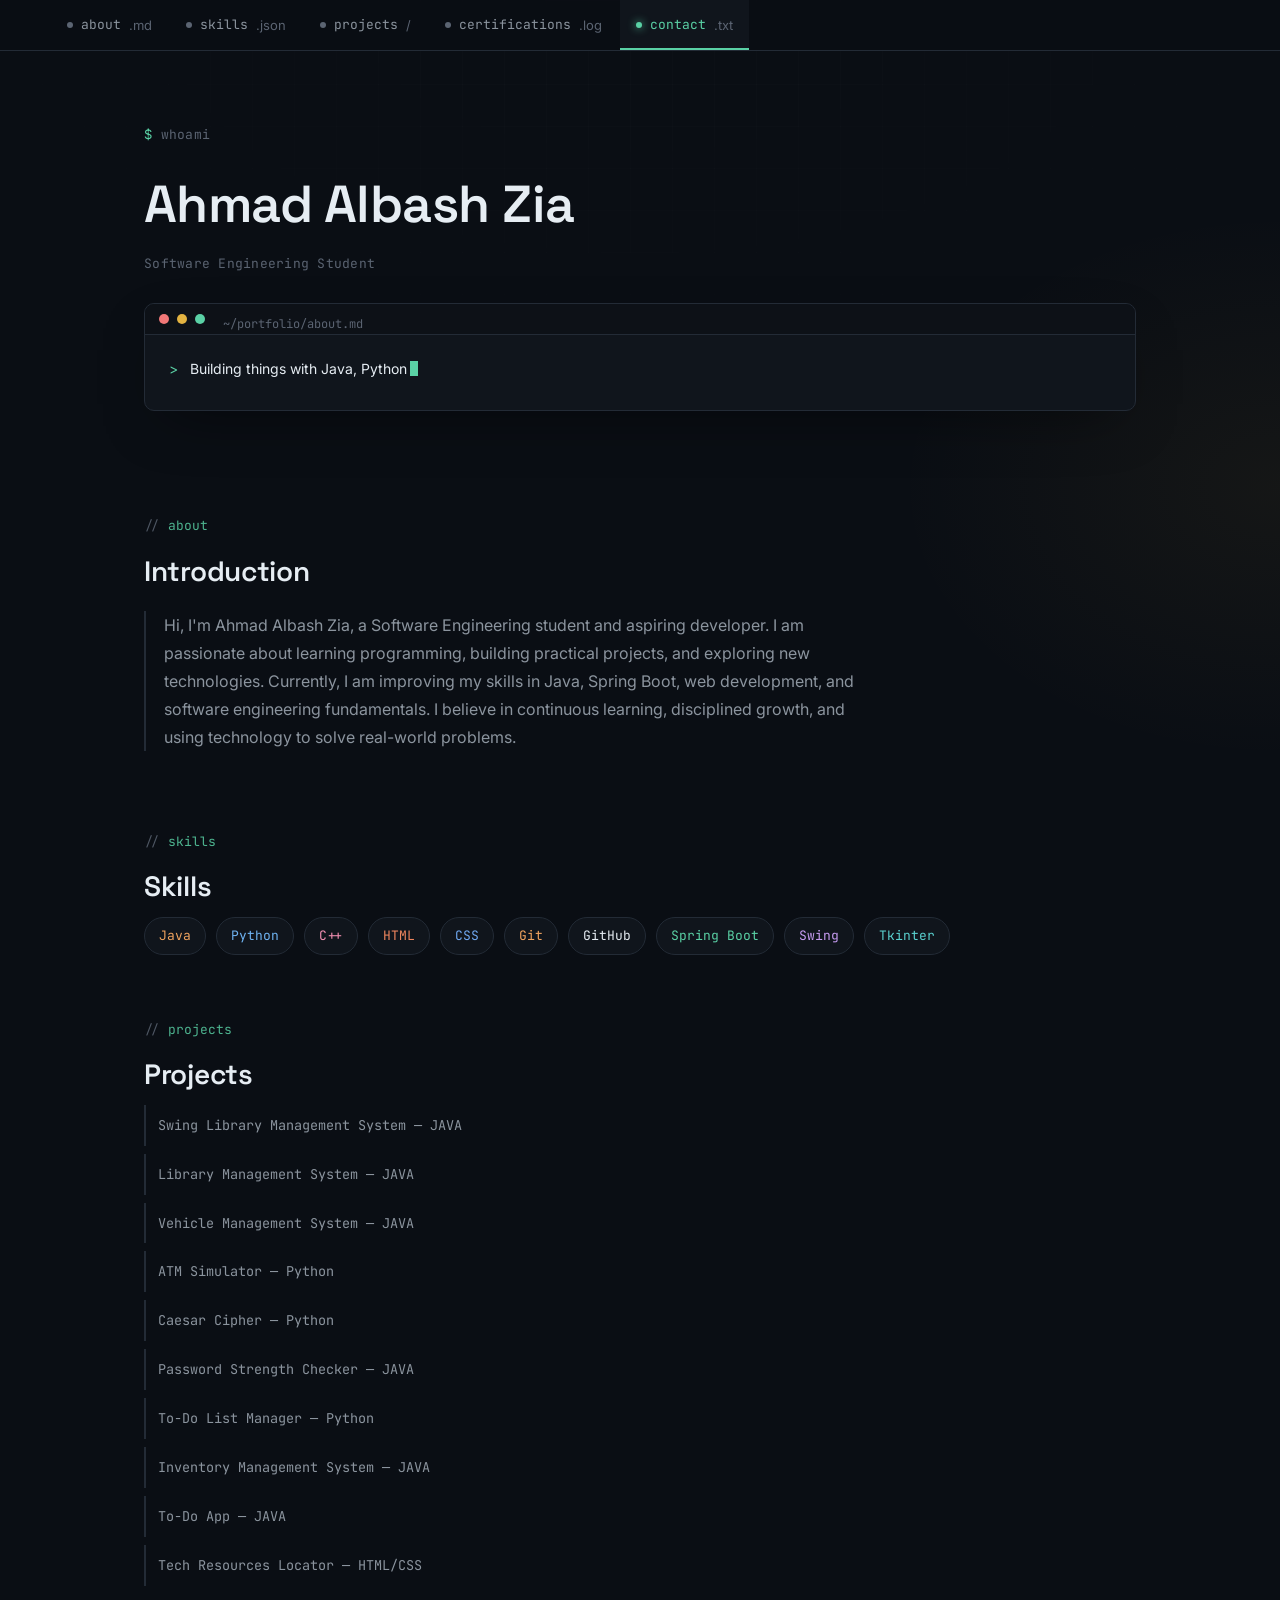
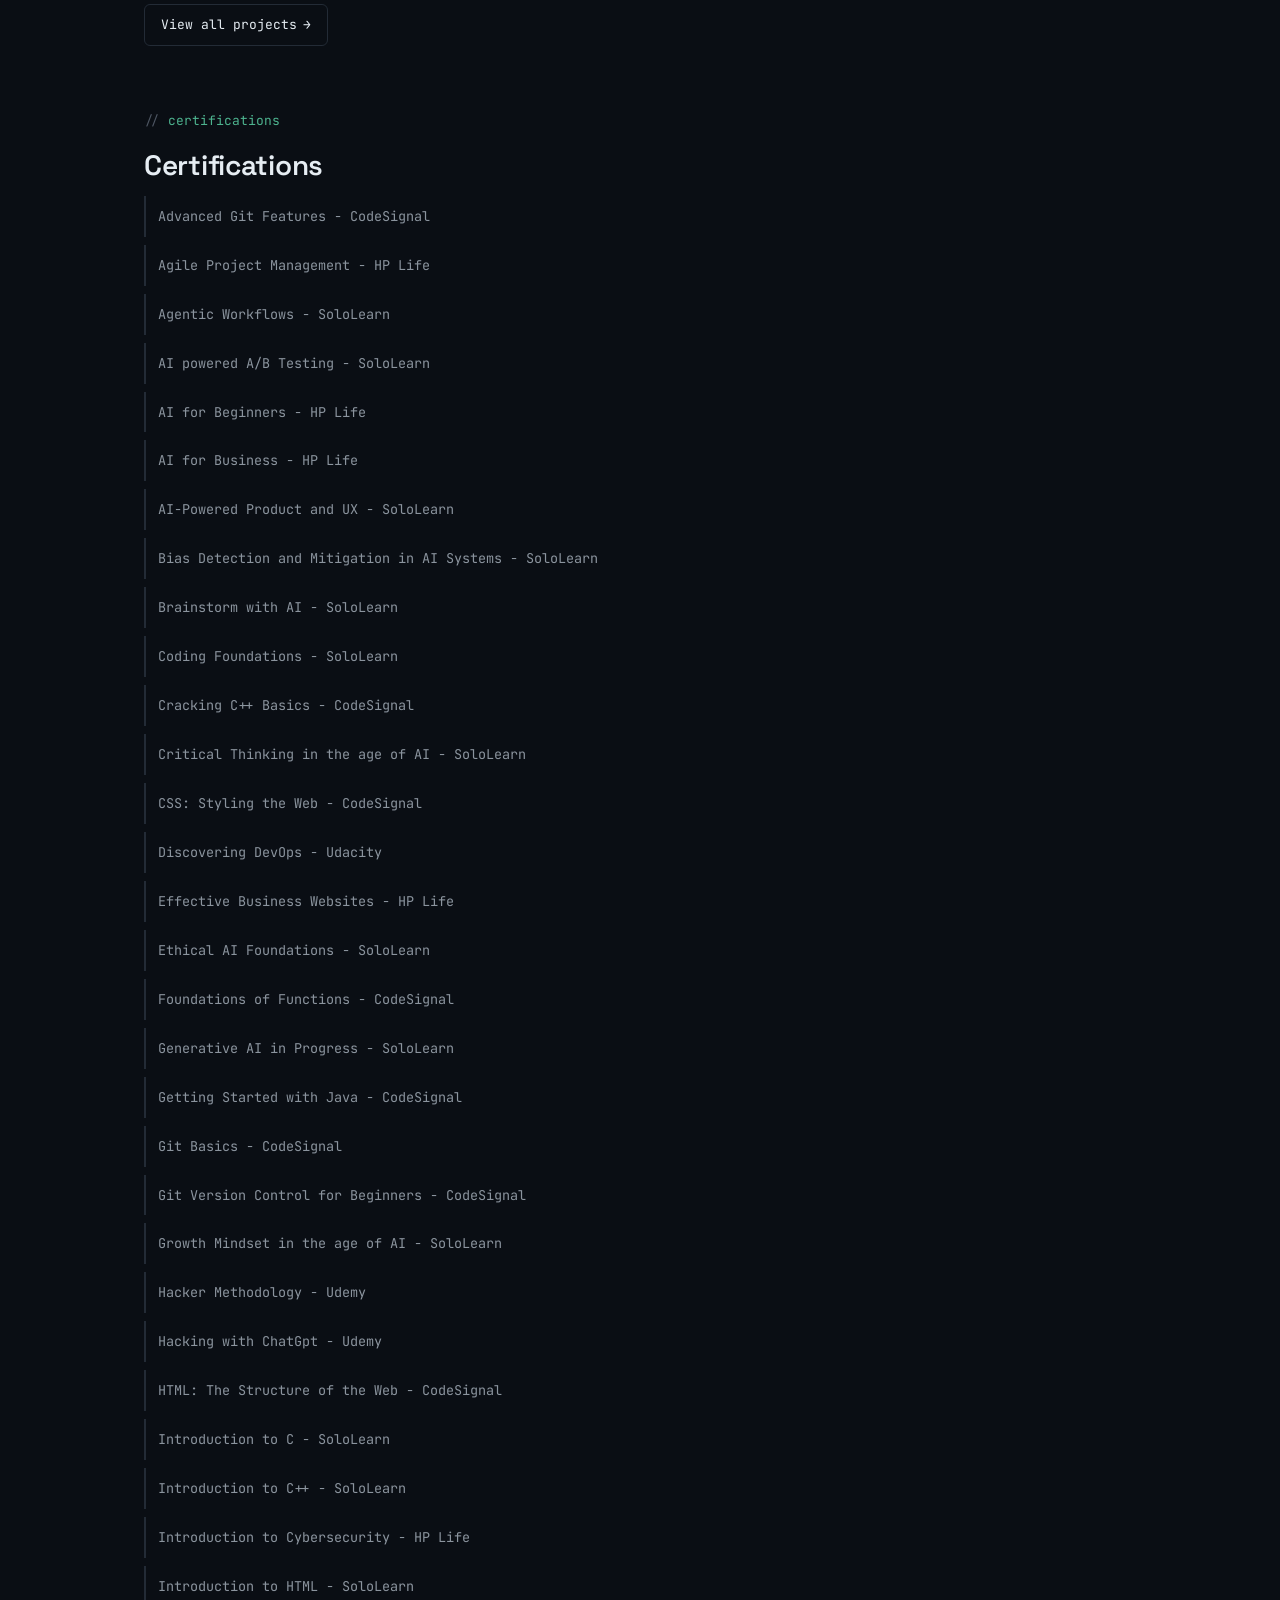
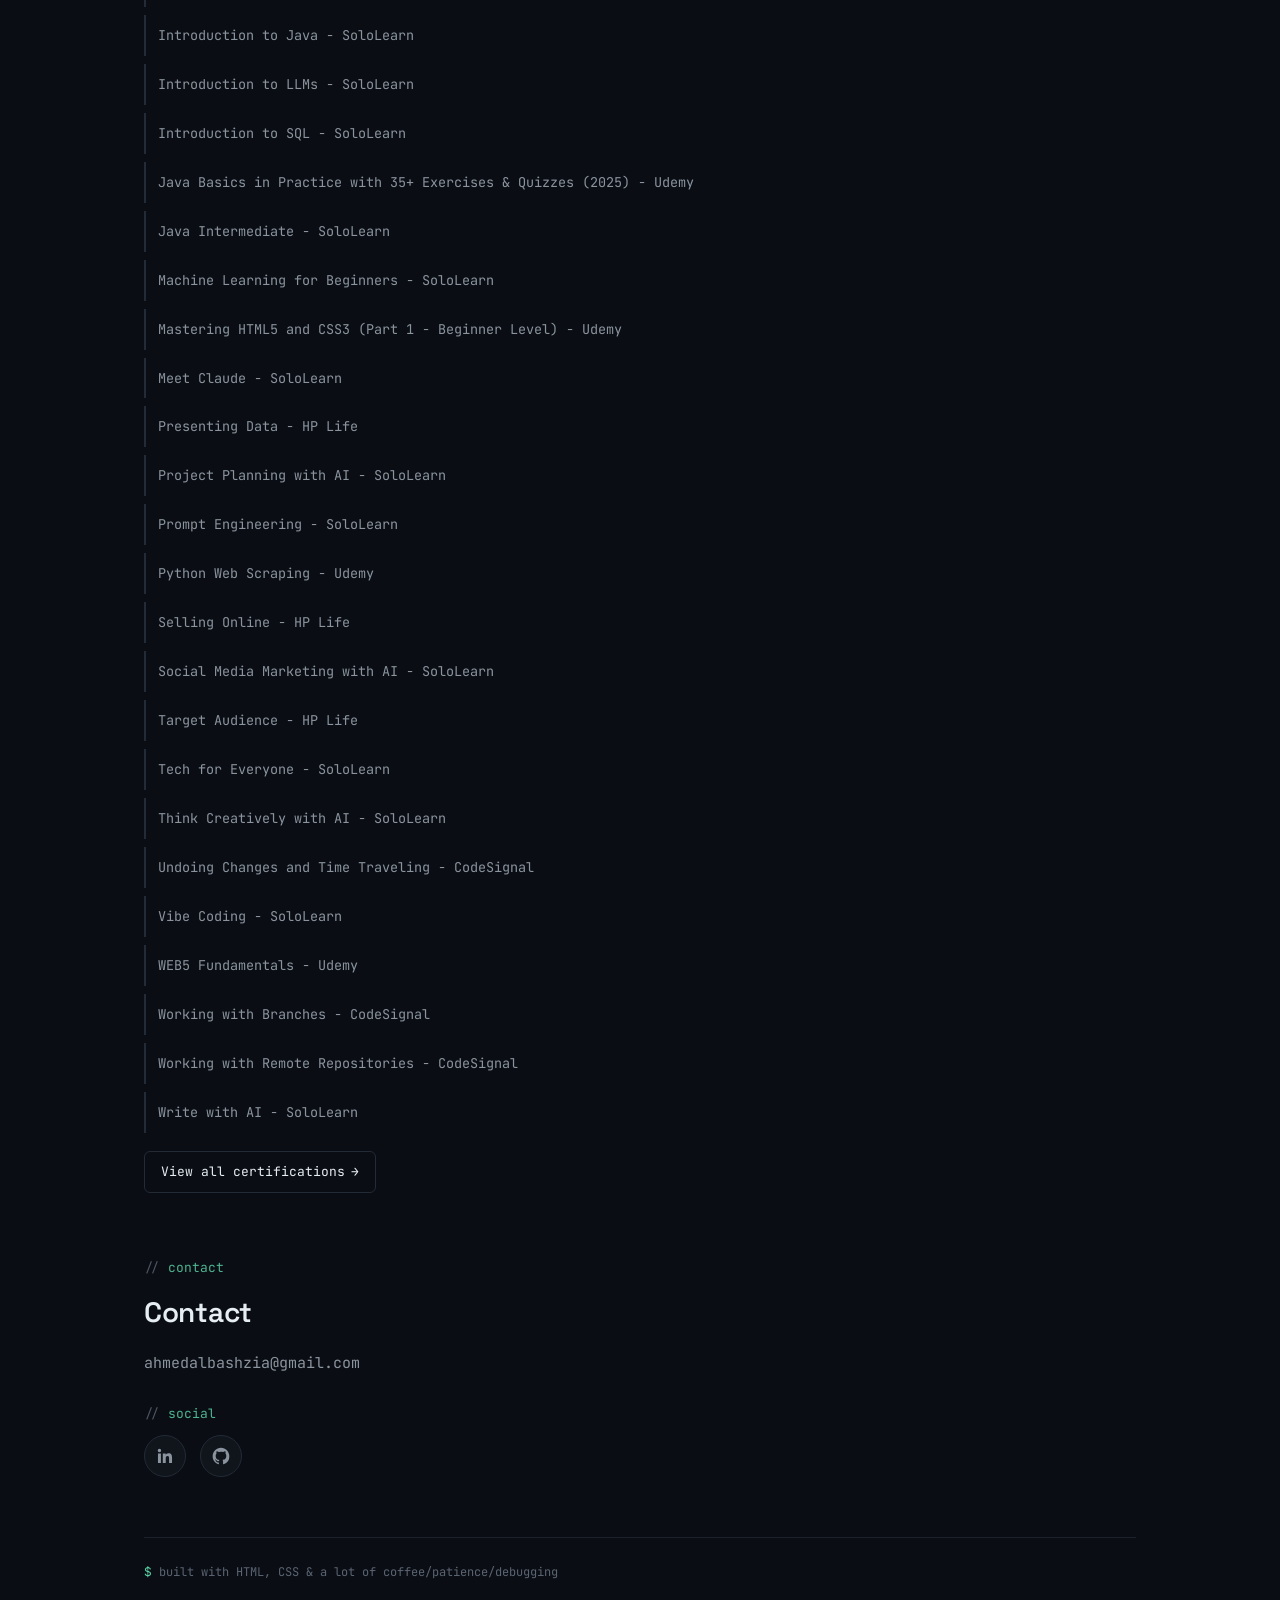
<file: index.html>
<!doctype html>
<html lang="en">
  <head>
    <meta charset="UTF-8" />
    <meta name="viewport" content="width=device-width, initial-scale=1.0" />
    <meta
      name="description"
      content="Ahmad Albash Zia — Software Engineering student. Java, Python, Spring Boot, and cybersecurity projects."
    />
    <link rel="preconnect" href="https://fonts.googleapis.com" />
    <link rel="preconnect" href="https://fonts.gstatic.com" crossorigin />
    <link
      href="https://fonts.googleapis.com/css2?family=Space+Grotesk:wght@500;600;700&family=Inter:wght@400;500;600&family=JetBrains+Mono:wght@400;500&display=swap"
      rel="stylesheet"
    />
    <link rel="stylesheet" href="style.css" />
    <title>Ahmad Albash Zia — Portfolio</title>
  </head>
  <body>
    <nav class="navbar">
      <div class="nav-links">
        <a class="tab active" href="#Introduction"
          ><span class="dot"></span>about<span class="ext">.md</span></a
        >
        <a class="tab" href="#Skills"
          ><span class="dot"></span>skills<span class="ext">.json</span></a
        >
        <a class="tab" href="#Projects"
          ><span class="dot"></span>projects<span class="ext">/</span></a
        >
        <a class="tab" href="#Certifications"
          ><span class="dot"></span>certifications<span class="ext"
            >.log</span
          ></a
        >
        <a class="tab" href="#Contact"
          ><span class="dot"></span>contact<span class="ext">.txt</span></a
        >
      </div>
    </nav>

    <div class="page-shell">
      <div class="hero">
        <p class="eyebrow"><span class="prompt-sign">$</span> whoami</p>
        <h1>Ahmad Albash Zia</h1>
        <p class="eyebrow" style="margin-top: -4px">
          Software Engineering Student
        </p>

        <div class="terminal">
          <div class="terminal-bar">
            <span class="r"></span><span class="y"></span
            ><span class="g"></span>
            <span class="path">~/portfolio/about.md</span>
          </div>
          <div class="terminal-body">
            <div class="line">
              <span class="prompt-sign">&gt;</span>
              <span
                id="typed-name"
                data-text="Building things with Java, Python, and a lot of debugging."
                >Building things with Java, Python, and a lot of
                debugging.</span
              ><span class="cursor" aria-hidden="true"></span>
            </div>
          </div>
        </div>
      </div>

      <section id="Introduction">
        <p class="section-comment">about</p>
        <h2>Introduction</h2>

        <article class="intro-box">
          <p>
            Hi, I'm Ahmad Albash Zia, a Software Engineering student and
            aspiring developer. I am passionate about learning programming,
            building practical projects, and exploring new technologies.
            Currently, I am improving my skills in Java, Spring Boot, web
            development, and software engineering fundamentals. I believe in
            continuous learning, disciplined growth, and using technology to
            solve real-world problems.
          </p>
        </article>
      </section>

      <section id="Skills">
        <p class="section-comment">skills</p>
        <h2>Skills</h2>
        <ul class="skills-list">
          <li class="lang-java">Java</li>
          <li class="lang-python">Python</li>
          <li class="lang-cpp">C++</li>
          <li class="lang-html">HTML</li>
          <li class="lang-css">CSS</li>
          <li class="lang-git">Git</li>
          <li class="lang-github">GitHub</li>
          <li class="lang-spring">Spring Boot</li>
          <li class="lang-swing">Swing</li>
          <li class="lang-tkinter">Tkinter</li>
        </ul>
      </section>

      <section id="Projects">
        <p class="section-comment">projects</p>
        <h2>Projects</h2>
        <ul>
          <li>Swing Library Management System — JAVA</li>
          <li>Library Management System — JAVA</li>
          <li>Vehicle Management System — JAVA</li>
          <li>ATM Simulator — Python</li>
          <li>Caesar Cipher — Python</li>
          <li>Password Strength Checker — JAVA</li>
          <li>To-Do List Manager — Python</li>
          <li>Inventory Management System — JAVA</li>
          <li>To-Do App — JAVA</li>
          <li>Tech Resources Locator — HTML/CSS</li>
        </ul>
        <a class="view-link" href="./projects.html" target="_blank"
          >View all projects</a
        >
      </section>

      <div id="Certifications">
        <p class="section-comment">certifications</p>
        <h2>Certifications</h2>
        <ul>
          <li>Advanced Git Features - CodeSignal</li>
          <li>Agile Project Management - HP Life</li>
          <li>Agentic Workflows - SoloLearn</li>
          <li>AI powered A/B Testing - SoloLearn</li>
          <li>AI for Beginners - HP Life</li>
          <li>AI for Business - HP Life</li>
          <li>AI-Powered Product and UX - SoloLearn</li>
          <li>Bias Detection and Mitigation in AI Systems - SoloLearn</li>
          <li>Brainstorm with AI - SoloLearn</li>
          <li>Coding Foundations - SoloLearn</li>
          <li>Cracking C++ Basics - CodeSignal</li>
          <li>Critical Thinking in the age of AI - SoloLearn</li>
          <li>CSS: Styling the Web - CodeSignal</li>
          <li>Discovering DevOps - Udacity</li>
          <li>Effective Business Websites - HP Life</li>
          <li>Ethical AI Foundations - SoloLearn</li>
          <li>Foundations of Functions - CodeSignal</li>
          <li>Generative AI in Progress - SoloLearn</li>
          <li>Getting Started with Java - CodeSignal</li>
          <li>Git Basics - CodeSignal</li>
          <li>Git Version Control for Beginners - CodeSignal</li>
          <li>Growth Mindset in the age of AI - SoloLearn</li>
          <li>Hacker Methodology - Udemy</li>
          <li>Hacking with ChatGpt - Udemy</li>
          <li>HTML: The Structure of the Web - CodeSignal</li>
          <li>Introduction to C - SoloLearn</li>
          <li>Introduction to C++ - SoloLearn</li>
          <li>Introduction to Cybersecurity - HP Life</li>
          <li>Introduction to HTML - SoloLearn</li>
          <li>Introduction to Java - SoloLearn</li>
          <li>Introduction to LLMs - SoloLearn</li>
          <li>Introduction to SQL - SoloLearn</li>
          <li>
            Java Basics in Practice with 35+ Exercises &amp; Quizzes (2025) -
            Udemy
          </li>
          <li>Java Intermediate - SoloLearn</li>
          <li>Machine Learning for Beginners - SoloLearn</li>
          <li>Mastering HTML5 and CSS3 (Part 1 - Beginner Level) - Udemy</li>
          <li>Meet Claude - SoloLearn</li>
          <li>Presenting Data - HP Life</li>
          <li>Project Planning with AI - SoloLearn</li>
          <li>Prompt Engineering - SoloLearn</li>
          <li>Python Web Scraping - Udemy</li>
          <li>Selling Online - HP Life</li>
          <li>Social Media Marketing with AI - SoloLearn</li>
          <li>Target Audience - HP Life</li>
          <li>Tech for Everyone - SoloLearn</li>
          <li>Think Creatively with AI - SoloLearn</li>
          <li>Undoing Changes and Time Traveling - CodeSignal</li>
          <li>Vibe Coding - SoloLearn</li>
          <li>WEB5 Fundamentals - Udemy</li>
          <li>Working with Branches - CodeSignal</li>
          <li>Working with Remote Repositories - CodeSignal</li>
          <li>Write with AI - SoloLearn</li>
        </ul>
        <a class="view-link" href="./certifications.html" target="_blank"
          >View all certifications</a
        >
      </div>

      <section id="Contact">
        <p class="section-comment">contact</p>
        <h2>Contact</h2>
        <p class="contact">ahmedalbashzia@gmail.com</p>

        <p class="section-comment" style="margin-top: 26px">social</p>
        <div class="social-row">
          <a
            class="social-link"
            href="https://www.linkedin.com/in/albashzia/"
            target="_blank"
            rel="noopener"
            aria-label="LinkedIn"
          >
            <svg viewBox="0 0 24 24" fill="currentColor" aria-hidden="true">
              <path
                d="M20.45 20.45h-3.55v-5.57c0-1.33-.02-3.03-1.85-3.03-1.86 0-2.15 1.45-2.15 2.94v5.66H9.35V9h3.41v1.56h.05c.47-.9 1.63-1.85 3.36-1.85 3.6 0 4.27 2.37 4.27 5.45v6.29zM5.34 7.43a2.06 2.06 0 1 1 0-4.12 2.06 2.06 0 0 1 0 4.12zM7.11 20.45H3.56V9h3.55v11.45z"
              />
            </svg>
          </a>
          <a
            class="social-link"
            href="https://github.com/albashzia"
            target="_blank"
            rel="noopener"
            aria-label="GitHub"
          >
            <svg viewBox="0 0 24 24" fill="currentColor" aria-hidden="true">
              <path
                d="M12 2C6.48 2 2 6.58 2 12.2c0 4.5 2.87 8.32 6.84 9.67.5.1.68-.22.68-.49 0-.24-.01-.87-.01-1.71-2.78.62-3.37-1.37-3.37-1.37-.45-1.18-1.11-1.5-1.11-1.5-.91-.64.07-.62.07-.62 1 .07 1.53 1.05 1.53 1.05.89 1.57 2.34 1.11 2.91.85.09-.67.35-1.11.63-1.37-2.22-.26-4.56-1.14-4.56-5.06 0-1.12.39-2.03 1.03-2.75-.1-.26-.45-1.31.1-2.72 0 0 .84-.28 2.75 1.05a9.3 9.3 0 0 1 2.5-.35c.85 0 1.71.12 2.5.35 1.91-1.33 2.75-1.05 2.75-1.05.55 1.41.2 2.46.1 2.72.64.72 1.03 1.63 1.03 2.75 0 3.93-2.34 4.79-4.57 5.05.36.32.68.94.68 1.9 0 1.37-.01 2.47-.01 2.81 0 .27.18.6.69.49A10.02 10.02 0 0 0 22 12.2C22 6.58 17.52 2 12 2z"
              />
            </svg>
          </a>
        </div>
      </section>

      <footer class="site-footer">
        <span class="prompt-sign" style="color: var(--accent)">$</span> built
        with HTML, CSS &amp; a lot of coffee/patience/debugging
      </footer>
    </div>

    <script src="script.js"></script>
  </body>
</html>
</file>
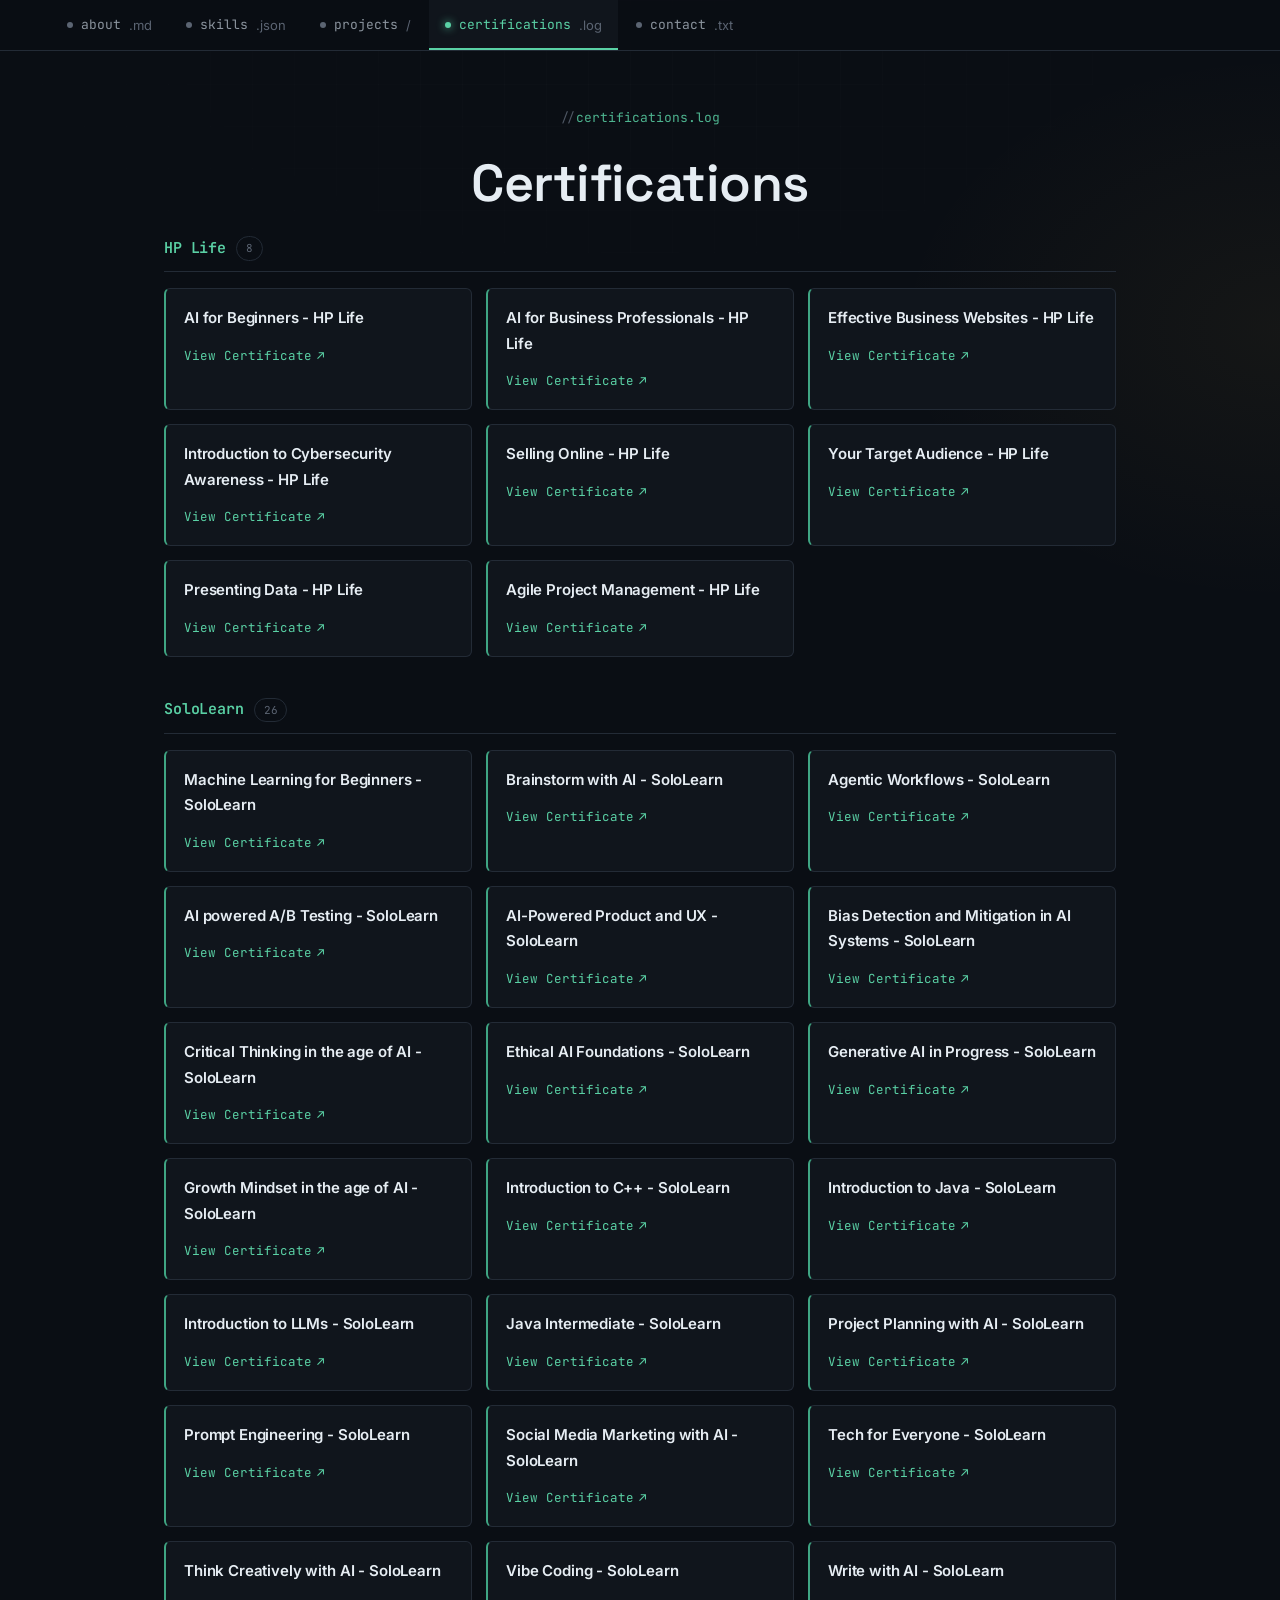
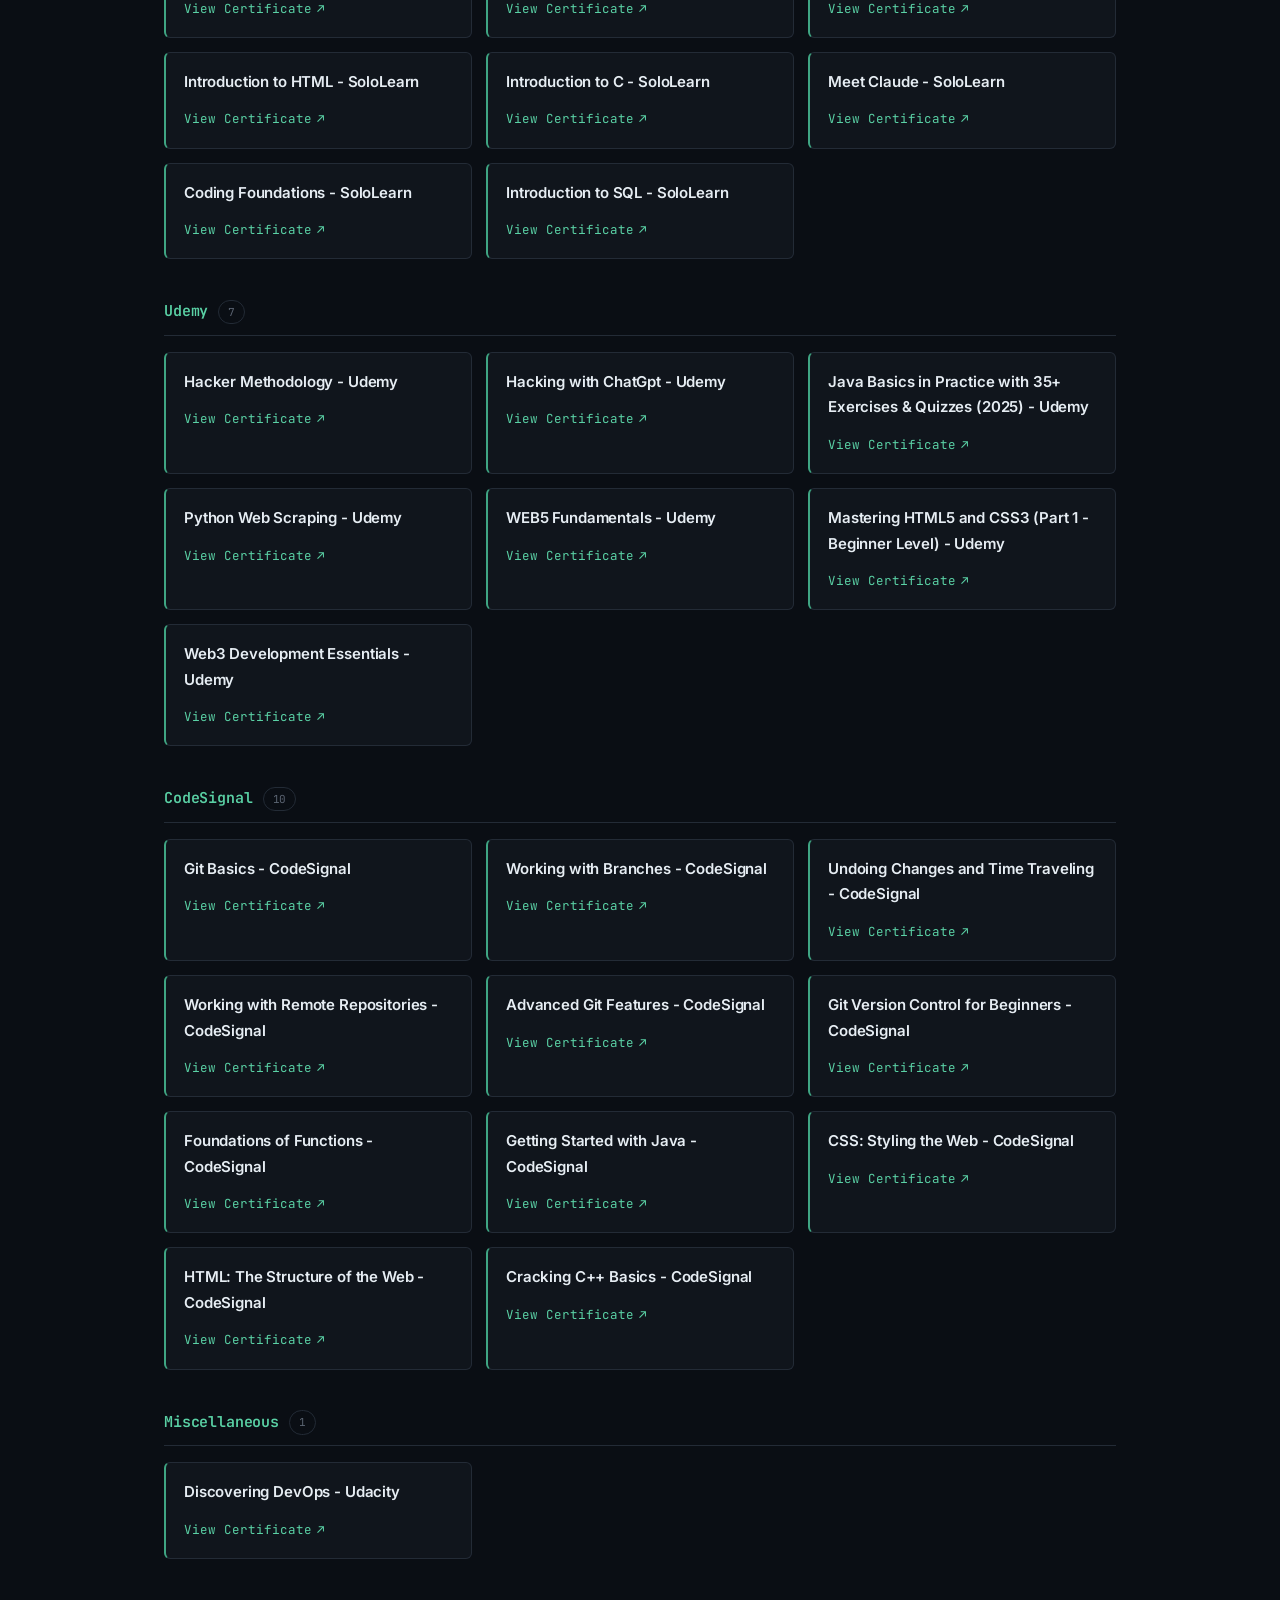
<file: certifications.html>
<!doctype html>
<html lang="en">
  <head>
    <meta charset="UTF-8" />
    <meta name="viewport" content="width=device-width, initial-scale=1.0" />
    <title>Certifications — Ahmad Albash Zia</title>
    <link rel="preconnect" href="https://fonts.googleapis.com" />
    <link rel="preconnect" href="https://fonts.gstatic.com" crossorigin />
    <link
      href="https://fonts.googleapis.com/css2?family=Space+Grotesk:wght@500;600;700&family=Inter:wght@400;500;600&family=JetBrains+Mono:wght@400;500&display=swap"
      rel="stylesheet"
    />
    <link rel="stylesheet" href="style.css" />
  </head>
  <body>
    <nav class="navbar">
      <div class="nav-links">
        <a class="tab" href="./index.html#Introduction"
          ><span class="dot"></span>about<span class="ext">.md</span></a
        >
        <a class="tab" href="./index.html#Skills"
          ><span class="dot"></span>skills<span class="ext">.json</span></a
        >
        <a class="tab" href="./index.html#Projects"
          ><span class="dot"></span>projects<span class="ext">/</span></a
        >
        <a class="tab active" href="./certifications.html"
          ><span class="dot"></span>certifications<span class="ext"
            >.log</span
          ></a
        >
        <a class="tab" href="./index.html#Contact"
          ><span class="dot"></span>contact<span class="ext">.txt</span></a
        >
      </div>
    </nav>

    <header>
      <p class="section-comment" style="justify-content: center; display: flex">
        certifications.log
      </p>
      <h1>Certifications</h1>
    </header>
    <main>
      <div class="issuer-group">
        <h2 class="issuer-name">HP Life <span class="count">8</span></h2>
        <div class="cert-grid">
          <div class="cert-card">
            <h2 class="cert-h2">AI for Beginners - HP Life</h2>
            <a
              href="https://www.life-global.org/certificate/41f4f62a-e7fe-44b0-a521-57588544c8f8"
              target="_blank"
              >View Certificate</a
            >
          </div>

          <div class="cert-card">
            <h2 class="cert-h2">AI for Business Professionals - HP Life</h2>
            <a
              href="https://www.life-global.org/certificate/1ef7b1c4-3ec1-46b8-892e-6b7d2354083e"
              target="_blank"
              >View Certificate</a
            >
          </div>

          <div class="cert-card">
            <h2 class="cert-h2">Effective Business Websites - HP Life</h2>
            <a
              href="https://www.life-global.org/certificate/fbd378d3-0270-4881-887a-692f426d498f"
              target="_blank"
              >View Certificate</a
            >
          </div>

          <div class="cert-card">
            <h2 class="cert-h2">
              Introduction to Cybersecurity Awareness - HP Life
            </h2>
            <a
              href="https://www.life-global.org/certificate/02664393-40a0-4029-86be-61c09d1d9b09"
              target="_blank"
              >View Certificate</a
            >
          </div>

          <div class="cert-card">
            <h2 class="cert-h2">Selling Online - HP Life</h2>
            <a
              href="https://www.life-global.org/certificate/b8f3567b-6fda-4a4f-a166-8b7f72ed0008"
              target="_blank"
              >View Certificate</a
            >
          </div>

          <div class="cert-card">
            <h2 class="cert-h2">Your Target Audience - HP Life</h2>
            <a
              href="https://www.life-global.org/certificate/7d866c68-f77e-4d21-af58-1f5ccb787897"
              target="_blank"
              >View Certificate</a
            >
          </div>

          <div class="cert-card">
            <h2 class="cert-h2">Presenting Data - HP Life</h2>
            <a
              href="https://www.life-global.org/certificate/591a79cc-0b3f-49ba-9373-750c67ef1134"
              target="_blank"
              >View Certificate</a
            >
          </div>

          <div class="cert-card">
            <h2 class="cert-h2">Agile Project Management - HP Life</h2>
            <a
              href="https://www.life-global.org/certificate/7ed08704-b102-4019-a067-90a4513e0f33"
              target="_blank"
              >View Certificate</a
            >
          </div>
        </div>
      </div>

      <div class="issuer-group">
        <h2 class="issuer-name">SoloLearn <span class="count">26</span></h2>
        <div class="cert-grid">
          <div class="cert-card">
            <h2 class="cert-h2">Machine Learning for Beginners - SoloLearn</h2>
            <a
              href="https://www.sololearn.com/certificates/CC-AMNHDHMT"
              target="_blank"
              >View Certificate</a
            >
          </div>

          <div class="cert-card">
            <h2 class="cert-h2">Brainstorm with AI - SoloLearn</h2>
            <a
              href="https://www.sololearn.com/certificates/CC-PLIGG1EA"
              target="_blank"
              >View Certificate</a
            >
          </div>

          <div class="cert-card">
            <h2 class="cert-h2">Agentic Workflows - SoloLearn</h2>
            <a
              href="https://www.sololearn.com/certificates/CC-DTAYGO9R"
              target="_blank"
              >View Certificate</a
            >
          </div>

          <div class="cert-card">
            <h2 class="cert-h2">AI powered A/B Testing - SoloLearn</h2>
            <a
              href="https://www.sololearn.com/certificates/CC-SEPK7ECH"
              target="_blank"
              >View Certificate</a
            >
          </div>

          <div class="cert-card">
            <h2 class="cert-h2">AI-Powered Product and UX - SoloLearn</h2>
            <a
              href="https://www.sololearn.com/certificates/CC-TLQQFYBA"
              target="_blank"
              >View Certificate</a
            >
          </div>

          <div class="cert-card">
            <h2 class="cert-h2">
              Bias Detection and Mitigation in AI Systems - SoloLearn
            </h2>
            <a
              href="https://www.sololearn.com/certificates/CC-4LPDYMAB"
              target="_blank"
              >View Certificate</a
            >
          </div>

          <div class="cert-card">
            <h2 class="cert-h2">
              Critical Thinking in the age of AI - SoloLearn
            </h2>
            <a
              href="https://www.sololearn.com/certificates/CC-JHFIIAVK"
              target="_blank"
              >View Certificate</a
            >
          </div>

          <div class="cert-card">
            <h2 class="cert-h2">Ethical AI Foundations - SoloLearn</h2>
            <a
              href="https://www.sololearn.com/certificates/CC-DMKH3DBT"
              target="_blank"
              >View Certificate</a
            >
          </div>

          <div class="cert-card">
            <h2 class="cert-h2">Generative AI in Progress - SoloLearn</h2>
            <a
              href="https://www.sololearn.com/certificates/CC-GPG73WEL"
              target="_blank"
              >View Certificate</a
            >
          </div>

          <div class="cert-card">
            <h2 class="cert-h2">Growth Mindset in the age of AI - SoloLearn</h2>
            <a
              href="https://www.sololearn.com/certificates/CC-PH25BYEA"
              target="_blank"
              >View Certificate</a
            >
          </div>

          <div class="cert-card">
            <h2 class="cert-h2">Introduction to C++ - SoloLearn</h2>
            <a
              href="https://www.sololearn.com/certificates/CC-8TV8YMZH"
              target="_blank"
              >View Certificate</a
            >
          </div>

          <div class="cert-card">
            <h2 class="cert-h2">Introduction to Java - SoloLearn</h2>
            <a
              href="https://www.sololearn.com/certificates/CC-CNMYTALL"
              target="_blank"
              >View Certificate</a
            >
          </div>

          <div class="cert-card">
            <h2 class="cert-h2">Introduction to LLMs - SoloLearn</h2>
            <a
              href="https://www.sololearn.com/certificates/CC-4VEBK7KH"
              target="_blank"
              >View Certificate</a
            >
          </div>

          <div class="cert-card">
            <h2 class="cert-h2">Java Intermediate - SoloLearn</h2>
            <a
              href="https://www.sololearn.com/certificates/CC-KGEHUWQW"
              target="_blank"
              >View Certificate</a
            >
          </div>

          <div class="cert-card">
            <h2 class="cert-h2">Project Planning with AI - SoloLearn</h2>
            <a
              href="https://www.sololearn.com/certificates/CC-HE79Y2UQ"
              target="_blank"
              >View Certificate</a
            >
          </div>

          <div class="cert-card">
            <h2 class="cert-h2">Prompt Engineering - SoloLearn</h2>
            <a
              href="https://www.sololearn.com/certificates/CC-WKHAZEOQ"
              target="_blank"
              >View Certificate</a
            >
          </div>

          <div class="cert-card">
            <h2 class="cert-h2">Social Media Marketing with AI - SoloLearn</h2>
            <a
              href="https://www.sololearn.com/certificates/CC-ANL8QXHB"
              target="_blank"
              >View Certificate</a
            >
          </div>

          <div class="cert-card">
            <h2 class="cert-h2">Tech for Everyone - SoloLearn</h2>
            <a
              href="https://www.sololearn.com/certificates/CC-H2IM3ERI"
              target="_blank"
              >View Certificate</a
            >
          </div>

          <div class="cert-card">
            <h2 class="cert-h2">Think Creatively with AI - SoloLearn</h2>
            <a
              href="https://www.sololearn.com/certificates/CC-IZJNZQUW"
              target="_blank"
              >View Certificate</a
            >
          </div>

          <div class="cert-card">
            <h2 class="cert-h2">Vibe Coding - SoloLearn</h2>
            <a
              href="https://www.sololearn.com/certificates/CC-GGVY6HLO"
              target="_blank"
              >View Certificate</a
            >
          </div>

          <div class="cert-card">
            <h2 class="cert-h2">Write with AI - SoloLearn</h2>
            <a
              href="https://www.sololearn.com/certificates/CC-YM1V4WTE"
              target="_blank"
              >View Certificate</a
            >
          </div>

          <div class="cert-card">
            <h2 class="cert-h2">Introduction to HTML - SoloLearn</h2>
            <a
              href="https://www.sololearn.com/certificates/CC-SZJBP7QG"
              target="_blank"
              >View Certificate</a
            >
          </div>

          <div class="cert-card">
            <h2 class="cert-h2">Introduction to C - SoloLearn</h2>
            <a
              href="https://www.sololearn.com/certificates/CC-MPUM5IZ2"
              target="_blank"
              >View Certificate</a
            >
          </div>

          <div class="cert-card">
            <h2 class="cert-h2">Meet Claude - SoloLearn</h2>
            <a
              href="https://www.sololearn.com/en/certificates/CC-3ZCY8PQW"
              target="_blank"
              >View Certificate</a
            >
          </div>

          <div class="cert-card">
            <h2 class="cert-h2">Coding Foundations - SoloLearn</h2>
            <a
              href="https://www.sololearn.com/certificates/CC-DKF3YFMS"
              target="_blank"
              >View Certificate</a
            >
          </div>

          <div class="cert-card">
            <h2 class="cert-h2">Introduction to SQL - SoloLearn</h2>
            <a
              href="https://www.sololearn.com/certificates/CC-JI31KCJB"
              target="_blank"
              >View Certificate</a
            >
          </div>
        </div>
      </div>

      <div class="issuer-group">
        <h2 class="issuer-name">Udemy <span class="count">7</span></h2>
        <div class="cert-grid">
          <div class="cert-card">
            <h2 class="cert-h2">Hacker Methodology - Udemy</h2>
            <a
              href="https://www.udemy.com/certificate/UC-feffe3ad-34ff-4597-ab7b-09a08240f12f/"
              target="_blank"
              >View Certificate</a
            >
          </div>

          <div class="cert-card">
            <h2 class="cert-h2">Hacking with ChatGpt - Udemy</h2>
            <a
              href="https://www.udemy.com/certificate/UC-b2f5a673-4d5a-474f-9c0e-f15530fd0b1a/"
              target="_blank"
              >View Certificate</a
            >
          </div>

          <div class="cert-card">
            <h2 class="cert-h2">
              Java Basics in Practice with 35+ Exercises &amp; Quizzes (2025) -
              Udemy
            </h2>
            <a
              href="https://www.udemy.com/certificate/UC-658bfc22-e872-489e-82f9-972fbaf55dc1/"
              target="_blank"
              >View Certificate</a
            >
          </div>

          <div class="cert-card">
            <h2 class="cert-h2">Python Web Scraping - Udemy</h2>
            <a
              href="https://www.udemy.com/certificate/UC-4c18122f-6a0b-4c70-8692-f7523237807d/"
              target="_blank"
              >View Certificate</a
            >
          </div>

          <div class="cert-card">
            <h2 class="cert-h2">WEB5 Fundamentals - Udemy</h2>
            <a
              href="https://www.udemy.com/certificate/UC-31414b66-4fed-4332-87a7-8d93bfe68417/"
              target="_blank"
              >View Certificate</a
            >
          </div>

          <div class="cert-card">
            <h2 class="cert-h2">
              Mastering HTML5 and CSS3 (Part 1 - Beginner Level) - Udemy
            </h2>
            <a
              href="https://www.udemy.com/certificate/UC-2c51020c-19a0-4979-86e9-bd4f446c3b7b/"
              target="_blank"
              >View Certificate</a
            >
          </div>

          <div class="cert-card">
            <h2 class="cert-h2">Web3 Development Essentials - Udemy</h2>
            <a
              href="https://www.udemy.com/certificate/UC-55bbf807-36dd-4e3c-96a8-2cb6d1d15b8e/"
              target="_blank"
              >View Certificate</a
            >
          </div>
        </div>
      </div>

      <div class="issuer-group">
        <h2 class="issuer-name">CodeSignal <span class="count">10</span></h2>
        <div class="cert-grid">
          <div class="cert-card">
            <h2 class="cert-h2">Git Basics - CodeSignal</h2>
            <a
              href="https://codesignal.com/learn/certificates/cmr0frbi000byl504bilwakas/courses/655"
              target="_blank"
              >View Certificate</a
            >
          </div>

          <div class="cert-card">
            <h2 class="cert-h2">Working with Branches - CodeSignal</h2>
            <a
              href="https://codesignal.com/learn/certificates/cmr0frbi000byl504bilwakas/courses/656"
              target="_blank"
              >View Certificate</a
            >
          </div>

          <div class="cert-card">
            <h2 class="cert-h2">
              Undoing Changes and Time Traveling - CodeSignal
            </h2>
            <a
              href="https://codesignal.com/learn/certificates/cmr0frbi000byl504bilwakas/courses/657"
              target="_blank"
              >View Certificate</a
            >
          </div>

          <div class="cert-card">
            <h2 class="cert-h2">
              Working with Remote Repositories - CodeSignal
            </h2>
            <a
              href="https://codesignal.com/learn/certificates/cmr0frbi000byl504bilwakas/courses/658"
              target="_blank"
              >View Certificate</a
            >
          </div>

          <div class="cert-card">
            <h2 class="cert-h2">Advanced Git Features - CodeSignal</h2>
            <a
              href="https://codesignal.com/learn/certificates/cmr0frbi000byl504bilwakas/courses/659"
              target="_blank"
              >View Certificate</a
            >
          </div>

          <div class="cert-card">
            <h2 class="cert-h2">
              Git Version Control for Beginners - CodeSignal
            </h2>
            <a
              href="https://codesignal.com/learn/certificates/cmr0frbi000byl504bilwakas/course-paths/140"
              target="_blank"
              >View Certificate</a
            >
          </div>

          <div class="cert-card">
            <h2 class="cert-h2">Foundations of Functions - CodeSignal</h2>
            <a
              href="https://codesignal.com/learn/certificates/cmr0frbi000byl504bilwakas/courses/415"
              target="_blank"
              >View Certificate</a
            >
          </div>

          <div class="cert-card">
            <h2 class="cert-h2">Getting Started with Java - CodeSignal</h2>
            <a
              href="https://codesignal.com/learn/certificates/cmr0frbi000byl504bilwakas/courses/31"
              target="_blank"
              >View Certificate</a
            >
          </div>

          <div class="cert-card">
            <h2 class="cert-h2">CSS: Styling the Web - CodeSignal</h2>
            <a
              href="https://codesignal.com/learn/certificates/cmr0frbi000byl504bilwakas/courses/1394"
              target="_blank"
              >View Certificate</a
            >
          </div>

          <div class="cert-card">
            <h2 class="cert-h2">HTML: The Structure of the Web - CodeSignal</h2>
            <a
              href="https://codesignal.com/learn/certificates/cmr0frbi000byl504bilwakas/courses/1393"
              target="_blank"
              >View Certificate</a
            >
          </div>

          <div class="cert-card">
            <h2 class="cert-h2">Cracking C++ Basics - CodeSignal</h2>
            <a
              href="https://codesignal.com/learn/certificates/cmr0frbi000byl504bilwakas/courses/283"
              target="_blank"
              >View Certificate</a
            >
          </div>
        </div>
      </div>

      <div class="issuer-group">
        <h2 class="issuer-name">Miscellaneous <span class="count">1</span></h2>
        <div class="cert-grid">
          <div class="cert-card">
            <h2 class="cert-h2">Discovering DevOps - Udacity</h2>
            <a
              href="https://www.udacity.com/certificate/e/5c9f0692-738c-11f1-b61a-3b768ef343a6"
              target="_blank"
              >View Certificate</a
            >
          </div>
        </div>
      </div>
    </main>

    <script src="script.js"></script>
  </body>
</html>
</file>
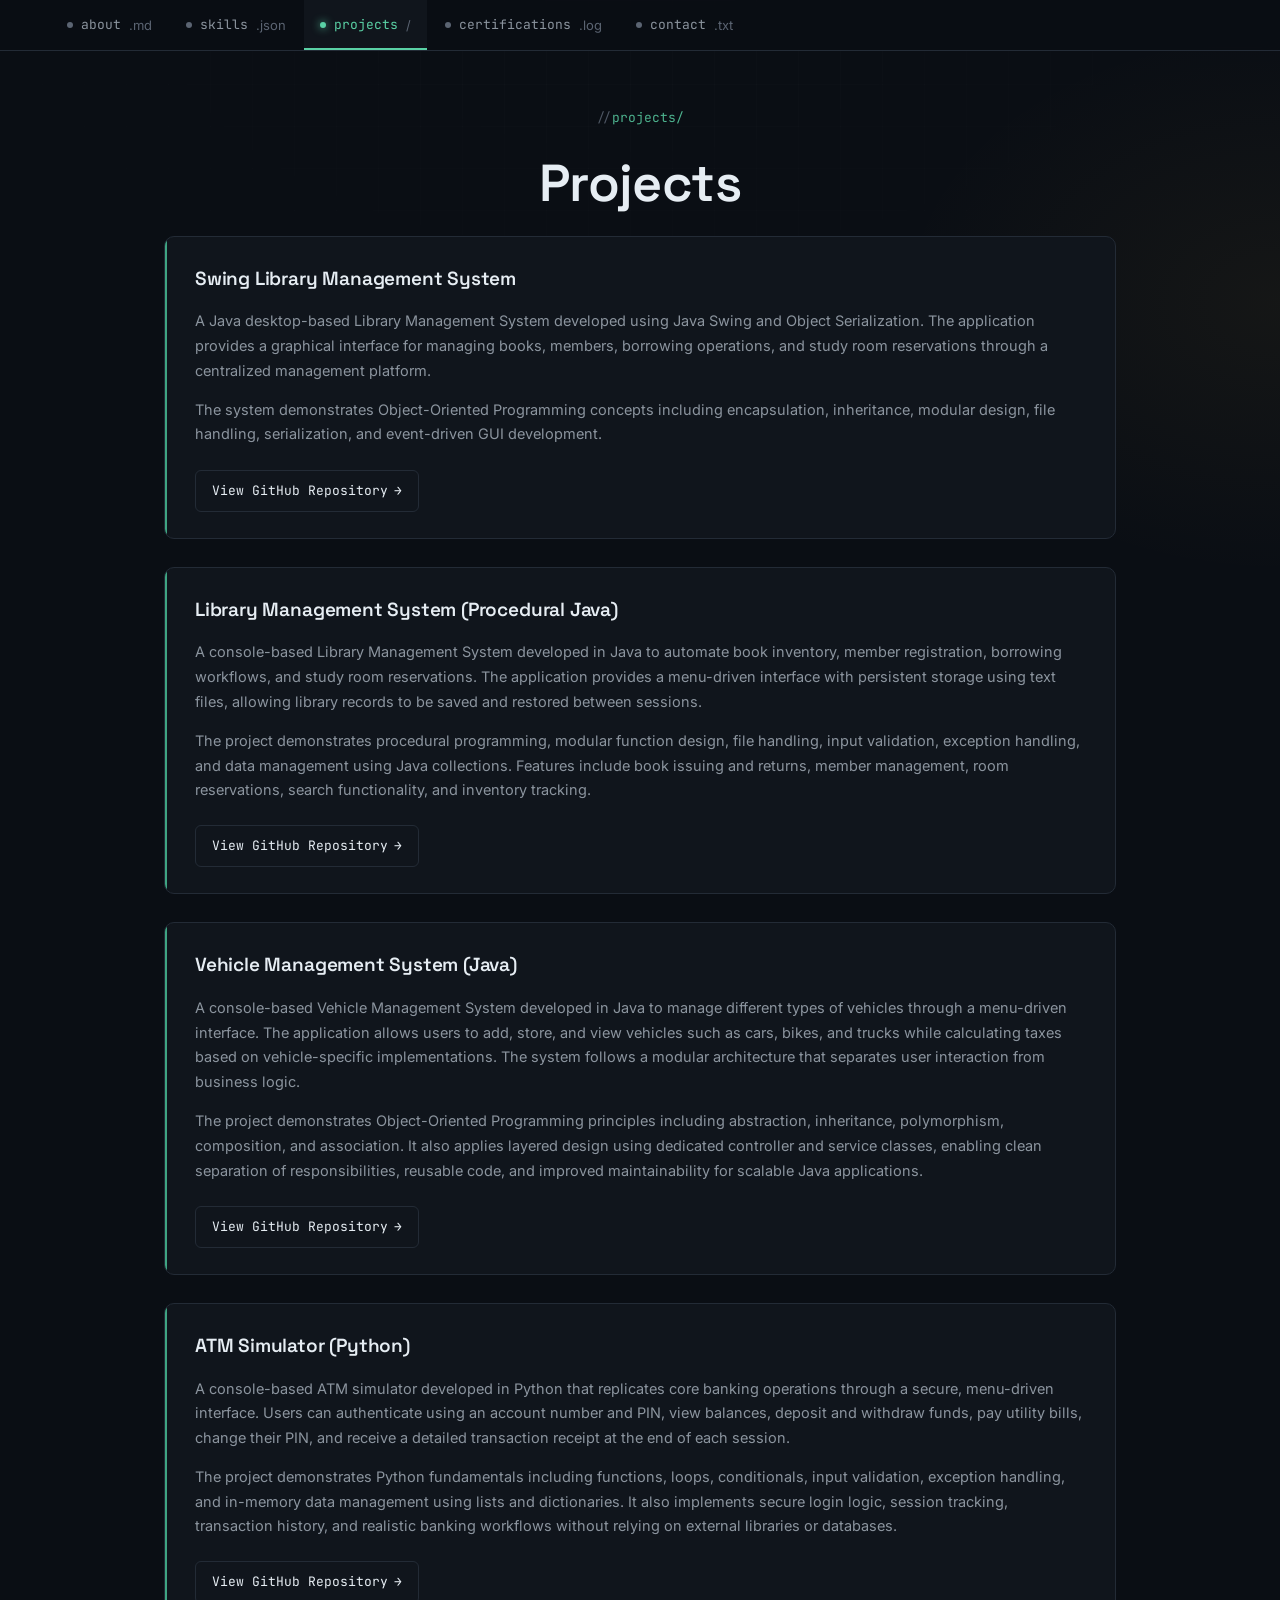
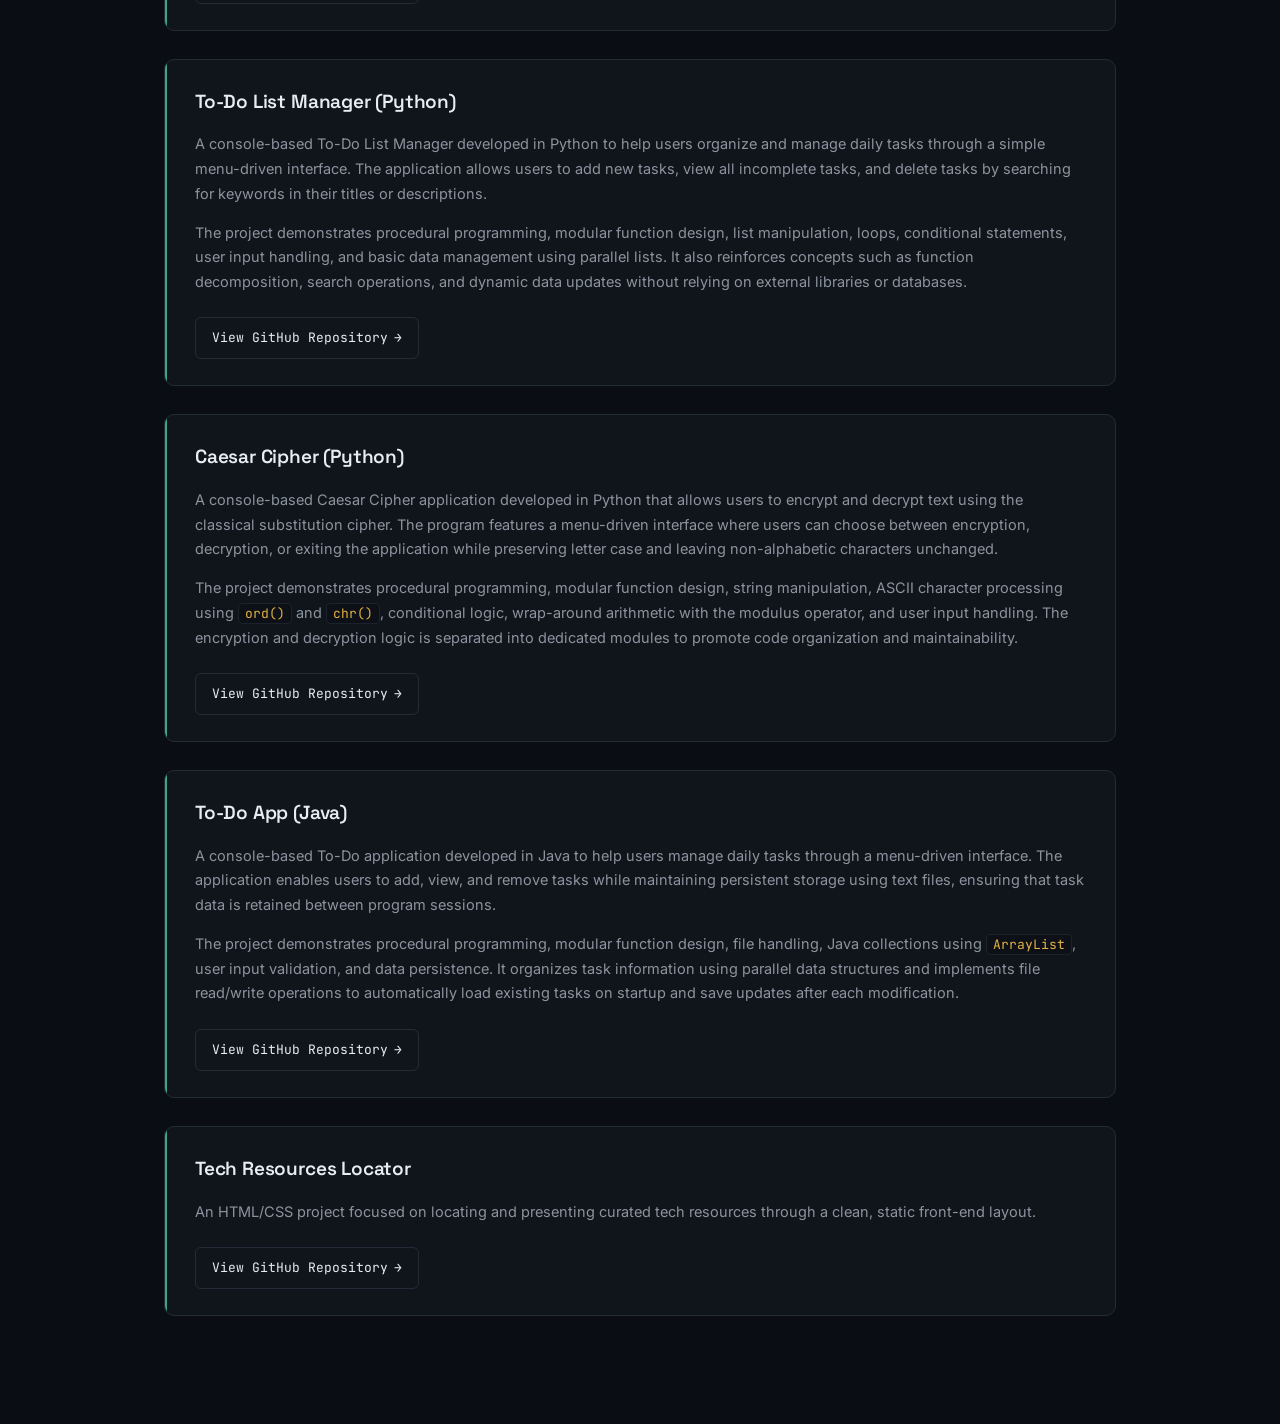
<file: projects.html>
<!doctype html>
<html lang="en">
  <head>
    <meta charset="UTF-8" />
    <meta name="viewport" content="width=device-width, initial-scale=1.0" />
    <link rel="preconnect" href="https://fonts.googleapis.com" />
    <link rel="preconnect" href="https://fonts.gstatic.com" crossorigin />
    <link
      href="https://fonts.googleapis.com/css2?family=Space+Grotesk:wght@500;600;700&family=Inter:wght@400;500;600&family=JetBrains+Mono:wght@400;500&display=swap"
      rel="stylesheet"
    />
    <link rel="stylesheet" href="style.css" />
    <title>Projects — Ahmad Albash Zia</title>
  </head>
  <body>
    <nav class="navbar">
      <div class="nav-links">
        <a class="tab" href="./index.html#Introduction"
          ><span class="dot"></span>about<span class="ext">.md</span></a
        >
        <a class="tab" href="./index.html#Skills"
          ><span class="dot"></span>skills<span class="ext">.json</span></a
        >
        <a class="tab active" href="./projects.html"
          ><span class="dot"></span>projects<span class="ext">/</span></a
        >
        <a class="tab" href="./index.html#Certifications"
          ><span class="dot"></span>certifications<span class="ext"
            >.log</span
          ></a
        >
        <a class="tab" href="./index.html#Contact"
          ><span class="dot"></span>contact<span class="ext">.txt</span></a
        >
      </div>
    </nav>

    <header>
      <p class="section-comment" style="justify-content: center; display: flex">
        projects/
      </p>
      <h1>Projects</h1>
    </header>
    <main>
      <div class="project-card">
        <div class="project-content">
          <h2>Swing Library Management System</h2>
          <p>
            A Java desktop-based Library Management System developed using Java
            Swing and Object Serialization. The application provides a graphical
            interface for managing books, members, borrowing operations, and
            study room reservations through a centralized management platform.
          </p>
          <p>
            The system demonstrates Object-Oriented Programming concepts
            including encapsulation, inheritance, modular design, file handling,
            serialization, and event-driven GUI development.
          </p>
          <a
            class="view-link"
            href="https://github.com/asrawazir/Swing-Library-Management-System/tree/master"
            target="_blank"
          >
            View GitHub Repository
          </a>
        </div>
      </div>

      <div class="project-card">
        <div class="project-content">
          <h2>Library Management System (Procedural Java)</h2>

          <p>
            A console-based Library Management System developed in Java to
            automate book inventory, member registration, borrowing workflows,
            and study room reservations. The application provides a menu-driven
            interface with persistent storage using text files, allowing library
            records to be saved and restored between sessions.
          </p>

          <p>
            The project demonstrates procedural programming, modular function
            design, file handling, input validation, exception handling, and
            data management using Java collections. Features include book
            issuing and returns, member management, room reservations, search
            functionality, and inventory tracking.
          </p>

          <a
            class="view-link"
            href="https://github.com/albashzia/Library-Management-System-II"
            target="_blank"
          >
            View GitHub Repository
          </a>
        </div>
      </div>

      <div class="project-card">
        <div class="project-content">
          <h2>Vehicle Management System (Java)</h2>

          <p>
            A console-based Vehicle Management System developed in Java to
            manage different types of vehicles through a menu-driven interface.
            The application allows users to add, store, and view vehicles such
            as cars, bikes, and trucks while calculating taxes based on
            vehicle-specific implementations. The system follows a modular
            architecture that separates user interaction from business logic.
          </p>

          <p>
            The project demonstrates Object-Oriented Programming principles
            including abstraction, inheritance, polymorphism, composition, and
            association. It also applies layered design using dedicated
            controller and service classes, enabling clean separation of
            responsibilities, reusable code, and improved maintainability for
            scalable Java applications.
          </p>

          <a
            class="view-link"
            href="https://github.com/albashzia/Vehicle-Management-System"
            target="_blank"
          >
            View GitHub Repository
          </a>
        </div>
      </div>

      <div class="project-card">
        <div class="project-content">
          <h2>ATM Simulator (Python)</h2>

          <p>
            A console-based ATM simulator developed in Python that replicates
            core banking operations through a secure, menu-driven interface.
            Users can authenticate using an account number and PIN, view
            balances, deposit and withdraw funds, pay utility bills, change
            their PIN, and receive a detailed transaction receipt at the end of
            each session.
          </p>

          <p>
            The project demonstrates Python fundamentals including functions,
            loops, conditionals, input validation, exception handling, and
            in-memory data management using lists and dictionaries. It also
            implements secure login logic, session tracking, transaction
            history, and realistic banking workflows without relying on external
            libraries or databases.
          </p>

          <a
            class="view-link"
            href="https://github.com/albashzia/ATM-Simulator-II"
            target="_blank"
          >
            View GitHub Repository
          </a>
        </div>
      </div>

      <div class="project-card">
        <div class="project-content">
          <h2>To-Do List Manager (Python)</h2>
          <p>
            A console-based To-Do List Manager developed in Python to help users
            organize and manage daily tasks through a simple menu-driven
            interface. The application allows users to add new tasks, view all
            incomplete tasks, and delete tasks by searching for keywords in
            their titles or descriptions.
          </p>
          <p>
            The project demonstrates procedural programming, modular function
            design, list manipulation, loops, conditional statements, user input
            handling, and basic data management using parallel lists. It also
            reinforces concepts such as function decomposition, search
            operations, and dynamic data updates without relying on external
            libraries or databases.
          </p>
          <a
            class="view-link"
            href="https://github.com/albashzia/To-Do-App-Python"
            target="_blank"
          >
            View GitHub Repository
          </a>
        </div>
      </div>

      <div class="project-card">
        <div class="project-content">
          <h2>Caesar Cipher (Python)</h2>

          <p>
            A console-based Caesar Cipher application developed in Python that
            allows users to encrypt and decrypt text using the classical
            substitution cipher. The program features a menu-driven interface
            where users can choose between encryption, decryption, or exiting
            the application while preserving letter case and leaving
            non-alphabetic characters unchanged.
          </p>

          <p>
            The project demonstrates procedural programming, modular function
            design, string manipulation, ASCII character processing using
            <code>ord()</code> and <code>chr()</code>, conditional logic,
            wrap-around arithmetic with the modulus operator, and user input
            handling. The encryption and decryption logic is separated into
            dedicated modules to promote code organization and maintainability.
          </p>

          <a
            class="view-link"
            href="https://github.com/albashzia/Caesar-Cipher-Python"
            target="_blank"
          >
            View GitHub Repository
          </a>
        </div>
      </div>

      <div class="project-card">
        <div class="project-content">
          <h2>To-Do App (Java)</h2>

          <p>
            A console-based To-Do application developed in Java to help users
            manage daily tasks through a menu-driven interface. The application
            enables users to add, view, and remove tasks while maintaining
            persistent storage using text files, ensuring that task data is
            retained between program sessions.
          </p>

          <p>
            The project demonstrates procedural programming, modular function
            design, file handling, Java collections using
            <code>ArrayList</code>, user input validation, and data persistence.
            It organizes task information using parallel data structures and
            implements file read/write operations to automatically load existing
            tasks on startup and save updates after each modification.
          </p>

          <a
            class="view-link"
            href="https://github.com/albashzia/To-Do-App-Java"
            target="_blank"
          >
            View GitHub Repository
          </a>
        </div>
      </div>

      <div class="project-card">
        <div class="project-content">
          <h2>Tech Resources Locator</h2>

          <p>
            An HTML/CSS project focused on locating and presenting curated tech
            resources through a clean, static front-end layout.
          </p>

          <a
            class="view-link"
            href="https://github.com/eshaln/Tech-Resources-Locator-"
            target="_blank"
          >
            View GitHub Repository
          </a>
        </div>
      </div>
    </main>

    <script src="script.js"></script>
  </body>
</html>
</file>
<file: style.css>
/* =========================================================
   Ahmad Albash Zia — Portfolio
   Design concept: a code editor / terminal window.
   Nav = file tabs. Section headers = code comments.
   Skills = syntax-highlighted tokens. Certs = a build log.
   ========================================================= */

:root {
  --bg: #0a0e14;
  --bg-alt: #0d1117;
  --surface: #10151c;
  --surface-hover: #161d27;
  --border: #232b36;
  --border-soft: #1b222c;
  --text: #e6edf3;
  --text-dim: #8b949e;
  --text-faint: #5b6472;
  --accent: #5ad1a5;
  --accent-dim: #3fa583;
  --accent-soft: rgba(90, 209, 165, 0.12);
  --accent-2: #e3b341;
  --danger: #f27878;

  --font-display: "Space Grotesk", "Inter", "Segoe UI", sans-serif;
  --font-sans: "Inter", "Segoe UI", Roboto, Helvetica, Arial, sans-serif;
  --font-mono:
    "JetBrains Mono", "Fira Code", ui-monospace, Menlo, Consolas, monospace;

  --radius: 10px;
  --radius-sm: 6px;
  --ease: cubic-bezier(0.16, 1, 0.3, 1);
}

* {
  box-sizing: border-box;
  font-family: var(--font-sans);
  line-height: 1.7;
}

html {
  scroll-behavior: smooth;
}

body {
  background:
    radial-gradient(
      ellipse 900px 500px at 15% -10%,
      rgba(90, 209, 165, 0.08),
      transparent 60%
    ),
    radial-gradient(
      ellipse 700px 500px at 100% 10%,
      rgba(227, 179, 65, 0.05),
      transparent 55%
    ),
    var(--bg);
  color: var(--text);
  margin: 0;
  min-height: 100vh;
}

::selection {
  background: var(--accent);
  color: #05100b;
}

body::before {
  content: "";
  position: fixed;
  inset: 0;
  pointer-events: none;
  z-index: 0;
  background-image:
    linear-gradient(rgba(255, 255, 255, 0.015) 1px, transparent 1px),
    linear-gradient(90deg, rgba(255, 255, 255, 0.015) 1px, transparent 1px);
  background-size: 42px 42px;
  mask-image: radial-gradient(
    ellipse 80% 60% at 50% 0%,
    black,
    transparent 75%
  );
}

a {
  color: var(--accent);
  text-decoration: none;
  padding-left: 0;
  font-size: 14px;
  transition: color 0.2s var(--ease);
}

a:hover {
  color: #86e6c2;
}

a:visited {
  color: var(--accent);
}

a:focus-visible,
button:focus-visible,
.tab:focus-visible {
  outline: 2px solid var(--accent);
  outline-offset: 3px;
  border-radius: 3px;
}

h1 {
  font-family: var(--font-display);
  padding-left: 0;
  font-size: clamp(32px, 6vw, 52px);
  font-weight: 600;
  letter-spacing: -0.01em;
  margin: 0 0 8px;
  color: var(--text);
}

h2 {
  font-family: var(--font-display);
  padding-left: 0;
  color: var(--text);
  font-size: clamp(22px, 3.4vw, 28px);
  font-weight: 600;
  letter-spacing: -0.01em;
  margin: 0 0 6px;
}

p {
  padding-left: 0;
  color: var(--text-dim);
}

.page-shell {
  max-width: 1040px;
  margin: 0 auto;
  padding: 0 24px 80px;
  position: relative;
  z-index: 1;
}

.navbar {
  display: flex;
  gap: 0;
  font-size: 14px;
  background: rgba(10, 14, 20, 0.82);
  backdrop-filter: blur(10px);
  padding: 0 4vw;
  border-bottom: 1px solid var(--border);
  justify-content: flex-start;
  align-items: center;
  flex-wrap: wrap;
  position: sticky;
  top: 0;
  z-index: 50;
}

.nav-links {
  display: flex;
  gap: 2px;
  flex-wrap: wrap;
  flex-direction: row;
  width: 100%;
  margin-top: 0;
}

.tab {
  display: inline-flex;
  align-items: center;
  gap: 8px;
  white-space: nowrap;
  color: var(--text-dim);
  font-family: var(--font-mono);
  font-size: 13px;
  padding: 14px 16px 12px;
  border-bottom: 2px solid transparent;
  position: relative;
  transition:
    color 0.2s var(--ease),
    background 0.2s var(--ease);
}

.tab .dot {
  width: 6px;
  height: 6px;
  border-radius: 50%;
  background: var(--text-faint);
  transition:
    background 0.2s var(--ease),
    box-shadow 0.2s var(--ease);
  flex-shrink: 0;
}

.tab:hover {
  color: var(--text);
  background: var(--surface-hover);
}

.tab.active {
  color: var(--accent);
  border-bottom-color: var(--accent);
  background: var(--surface);
}

.tab.active .dot {
  background: var(--accent);
  box-shadow: 0 0 8px var(--accent);
}

.tab .ext {
  color: var(--text-faint);
}

.hero {
  padding: 72px 0 40px;
}

.eyebrow {
  padding-left: 0;
  color: var(--text-faint);
  font-family: var(--font-mono);
  font-size: 13px;
  letter-spacing: 0.02em;
  margin: 0 0 14px;
}

.eyebrow .prompt-sign {
  color: var(--accent);
}

.terminal {
  background: var(--surface);
  border: 1px solid var(--border);
  border-radius: var(--radius);
  overflow: hidden;
  box-shadow: 0 20px 60px -25px rgba(0, 0, 0, 0.6);
  margin-top: 28px;
}

.terminal-bar {
  display: flex;
  align-items: center;
  gap: 8px;
  padding: 10px 14px;
  background: var(--bg-alt);
  border-bottom: 1px solid var(--border);
}

.terminal-bar span {
  width: 10px;
  height: 10px;
  border-radius: 50%;
  display: inline-block;
}

.terminal-bar .r {
  background: #f27878;
}
.terminal-bar .y {
  background: #e3b341;
}
.terminal-bar .g {
  background: #5ad1a5;
}

.terminal-bar .path {
  margin-left: 10px;
  font-family: var(--font-mono);
  font-size: 12px;
  color: var(--text-faint);
}

.terminal-body {
  padding: 22px 24px 26px;
  font-family: var(--font-mono);
  font-size: 14px;
  color: var(--text-dim);
}

.terminal-body .line {
  margin-bottom: 4px;
}

.terminal-body .prompt-sign {
  color: var(--accent);
  margin-right: 8px;
}

#typed-name {
  color: var(--text);
}

.cursor {
  display: inline-block;
  width: 8px;
  height: 1.05em;
  background: var(--accent);
  margin-left: 3px;
  vertical-align: -2px;
  animation: blink 1s steps(1) infinite;
}

@keyframes blink {
  50% {
    opacity: 0;
  }
}

section,
#Certifications {
  padding-top: 64px;
  scroll-margin-top: 66px;
}

.section-comment {
  font-family: var(--font-mono);
  font-size: 13px;
  color: var(--accent);
  margin: 0 0 10px;
  opacity: 0.85;
}

.section-comment::before {
  content: "// ";
  color: var(--text-faint);
}

[data-reveal] {
  opacity: 0;
  transform: translateY(18px);
  transition:
    opacity 0.6s var(--ease),
    transform 0.6s var(--ease);
}

[data-reveal].in-view {
  opacity: 1;
  transform: translateY(0);
}

@media (prefers-reduced-motion: reduce) {
  [data-reveal] {
    opacity: 1;
    transform: none;
    transition: none;
  }
  .cursor {
    animation: none;
  }
  html {
    scroll-behavior: auto;
  }
}

.intro-box {
  width: 100%;
  max-width: 720px;
  box-sizing: border-box;
  overflow-wrap: break-word;
  border-left: 2px solid var(--border);
  padding-left: 18px;
}

.intro-box p {
  padding-left: 0;
  line-height: 1.75;
}

.skills-list {
  display: flex;
  flex-wrap: wrap;
  gap: 10px;
  list-style-type: none;
  padding: 0;
  margin: 0;
}

.skills-list li {
  --tok: var(--accent);
  background: var(--surface);
  border: 1px solid var(--border);
  color: var(--tok);
  padding: 7px 14px;
  border-radius: 20px;
  font-size: 13px;
  font-family: var(--font-mono);
  transition:
    transform 0.2s var(--ease),
    border-color 0.2s var(--ease),
    background 0.2s var(--ease);
  cursor: default;
}

.skills-list li:hover {
  transform: translateY(-3px);
  border-color: var(--tok);
  background: var(--surface-hover);
}

.skills-list li.lang-java {
  --tok: #f0a35e;
}
.skills-list li.lang-python {
  --tok: #6fb3f2;
}
.skills-list li.lang-cpp {
  --tok: #f28fb1;
}
.skills-list li.lang-html {
  --tok: #f0865e;
}
.skills-list li.lang-css {
  --tok: #6fa8f2;
}
.skills-list li.lang-git {
  --tok: #f0a35e;
}
.skills-list li.lang-github {
  --tok: #e6edf3;
}
.skills-list li.lang-spring {
  --tok: #5ad1a5;
}
.skills-list li.lang-swing {
  --tok: #c79cf2;
}
.skills-list li.lang-tkinter {
  --tok: #5ad1cf;
}

#Projects ul,
#Certifications ul {
  list-style: none;
  padding: 0;
  margin: 0 0 18px;
  display: grid;
  gap: 8px;
}

#Projects ul li,
#Certifications ul li {
  font-family: var(--font-mono);
  font-size: 13.5px;
  color: var(--text-dim);
  padding: 9px 12px;
  border-left: 2px solid var(--border);
  transition:
    border-color 0.2s var(--ease),
    color 0.2s var(--ease),
    background 0.2s var(--ease),
    transform 0.2s var(--ease);
}

#Projects ul li:hover,
#Certifications ul li:hover {
  border-left-color: var(--accent);
  color: var(--text);
  background: var(--surface);
  transform: translateX(4px);
}

.view-link {
  display: inline-flex;
  align-items: center;
  gap: 6px;
  font-family: var(--font-mono);
  font-size: 13px;
  padding: 9px 16px;
  border: 1px solid var(--border);
  border-radius: var(--radius-sm);
  color: var(--text);
  transition:
    border-color 0.2s var(--ease),
    color 0.2s var(--ease),
    background 0.2s var(--ease),
    transform 0.2s var(--ease);
}

.view-link:hover {
  border-color: var(--accent);
  color: var(--accent);
  background: var(--accent-soft);
  transform: translateX(2px);
}

.view-link::after {
  content: "→";
  transition: transform 0.2s var(--ease);
}

.view-link:hover::after {
  transform: translateX(3px);
}

.contact {
  padding-left: 0;
  color: var(--text-dim);
  font-family: var(--font-mono);
  font-size: 15px;
}

.social-row {
  display: flex;
  gap: 14px;
  margin-top: 10px;
}

.social-link {
  display: inline-flex;
  align-items: center;
  justify-content: center;
  width: 42px;
  height: 42px;
  border-radius: 50%;
  border: 1px solid var(--border);
  background: var(--surface);
  color: var(--text-dim);
  transition:
    color 0.2s var(--ease),
    border-color 0.2s var(--ease),
    transform 0.2s var(--ease),
    background 0.2s var(--ease);
}

.social-link svg {
  width: 20px;
  height: 20px;
}

.social-link:hover {
  color: var(--accent);
  border-color: var(--accent);
  background: var(--accent-soft);
  transform: translateY(-3px);
}

footer.site-footer {
  margin-top: 60px;
  padding-top: 24px;
  border-top: 1px solid var(--border-soft);
  font-family: var(--font-mono);
  font-size: 12px;
  color: var(--text-faint);
}

/* Certifications page */

main {
  max-width: 1000px;
  margin: auto;
  padding: 0 24px 80px;
  position: relative;
  z-index: 1;
}

header {
  text-align: center;
  padding-top: 56px;
}

header h1 {
  display: inline-block;
}

.issuer-group {
  margin-bottom: 40px;
}

.issuer-name {
  font-family: var(--font-mono);
  font-size: 15px;
  text-decoration: none;
  color: var(--accent);
  text-align: left;
  padding-left: 0;
  border-bottom: 1px solid var(--border);
  padding-bottom: 10px;
  margin-bottom: 16px;
  display: flex;
  align-items: center;
  gap: 10px;
}

.issuer-name .count {
  font-family: var(--font-mono);
  font-size: 11px;
  color: var(--text-faint);
  border: 1px solid var(--border);
  border-radius: 20px;
  padding: 2px 9px;
  font-weight: 400;
}

.cert-grid {
  display: grid;
  grid-template-columns: repeat(auto-fill, minmax(260px, 1fr));
  gap: 14px;
}

main .cert-card {
  background: var(--surface);
  border: 1px solid var(--border);
  border-left: 2px solid var(--accent-dim);
  border-radius: var(--radius-sm);
  padding: 16px 18px;
  margin: 0;
  transition:
    transform 0.25s var(--ease),
    border-color 0.25s var(--ease),
    box-shadow 0.25s var(--ease),
    background 0.25s var(--ease);
}

main .cert-card:hover {
  transform: translateY(-4px);
  border-color: var(--accent);
  background: var(--surface-hover);
  box-shadow: 0 14px 30px -18px rgba(90, 209, 165, 0.35);
}

.cert-card h2,
.cert-h2 {
  font-family: var(--font-sans);
  font-size: 15px;
  padding-left: 0;
  margin: 0 0 10px;
  color: var(--text);
  font-weight: 600;
}

.cert-card a {
  font-family: var(--font-mono);
  font-size: 12.5px;
  color: var(--accent);
  display: inline-flex;
  align-items: center;
  gap: 5px;
}

.cert-card a::after {
  content: "↗";
  transition: transform 0.2s var(--ease);
}

.cert-card a:hover::after {
  transform: translate(2px, -2px);
}

/* Projects page */

.project-card {
  width: 100%;
  margin: 0 0 28px;
  background: var(--surface);
  border-radius: var(--radius);
  border: 1px solid var(--border);
  transition:
    transform 0.3s var(--ease),
    border-color 0.3s var(--ease),
    box-shadow 0.3s var(--ease);
  overflow: hidden;
  position: relative;
}

.project-card::before {
  content: "";
  position: absolute;
  inset: 0 auto 0 0;
  width: 2px;
  background: var(--accent-dim);
  transition:
    background 0.3s var(--ease),
    width 0.3s var(--ease);
}

.project-card:hover {
  transform: translateY(-4px);
  box-shadow: 0 22px 44px -26px rgba(0, 0, 0, 0.65);
}

.project-card:hover::before {
  background: var(--accent);
  width: 3px;
}

.project-content {
  padding: 26px 30px;
}

.project-content h2 {
  padding-left: 0;
  font-size: 19px;
  margin-bottom: 12px;
}

.project-content p {
  padding-left: 0;
  color: var(--text-dim);
  font-size: 14.5px;
}

.project-content code {
  font-family: var(--font-mono);
  background: var(--bg-alt);
  border: 1px solid var(--border-soft);
  border-radius: 4px;
  padding: 1px 6px;
  font-size: 13px;
  color: var(--accent-2);
}

.project-content a.view-link {
  margin-top: 8px;
}

@media (max-width: 600px) {
  .navbar {
    padding: 0 4vw;
  }
  .tab {
    padding: 12px 10px;
    font-size: 12px;
  }
  .project-content {
    padding: 20px;
  }
  .cert-grid {
    grid-template-columns: 1fr;
  }
}
</file>
